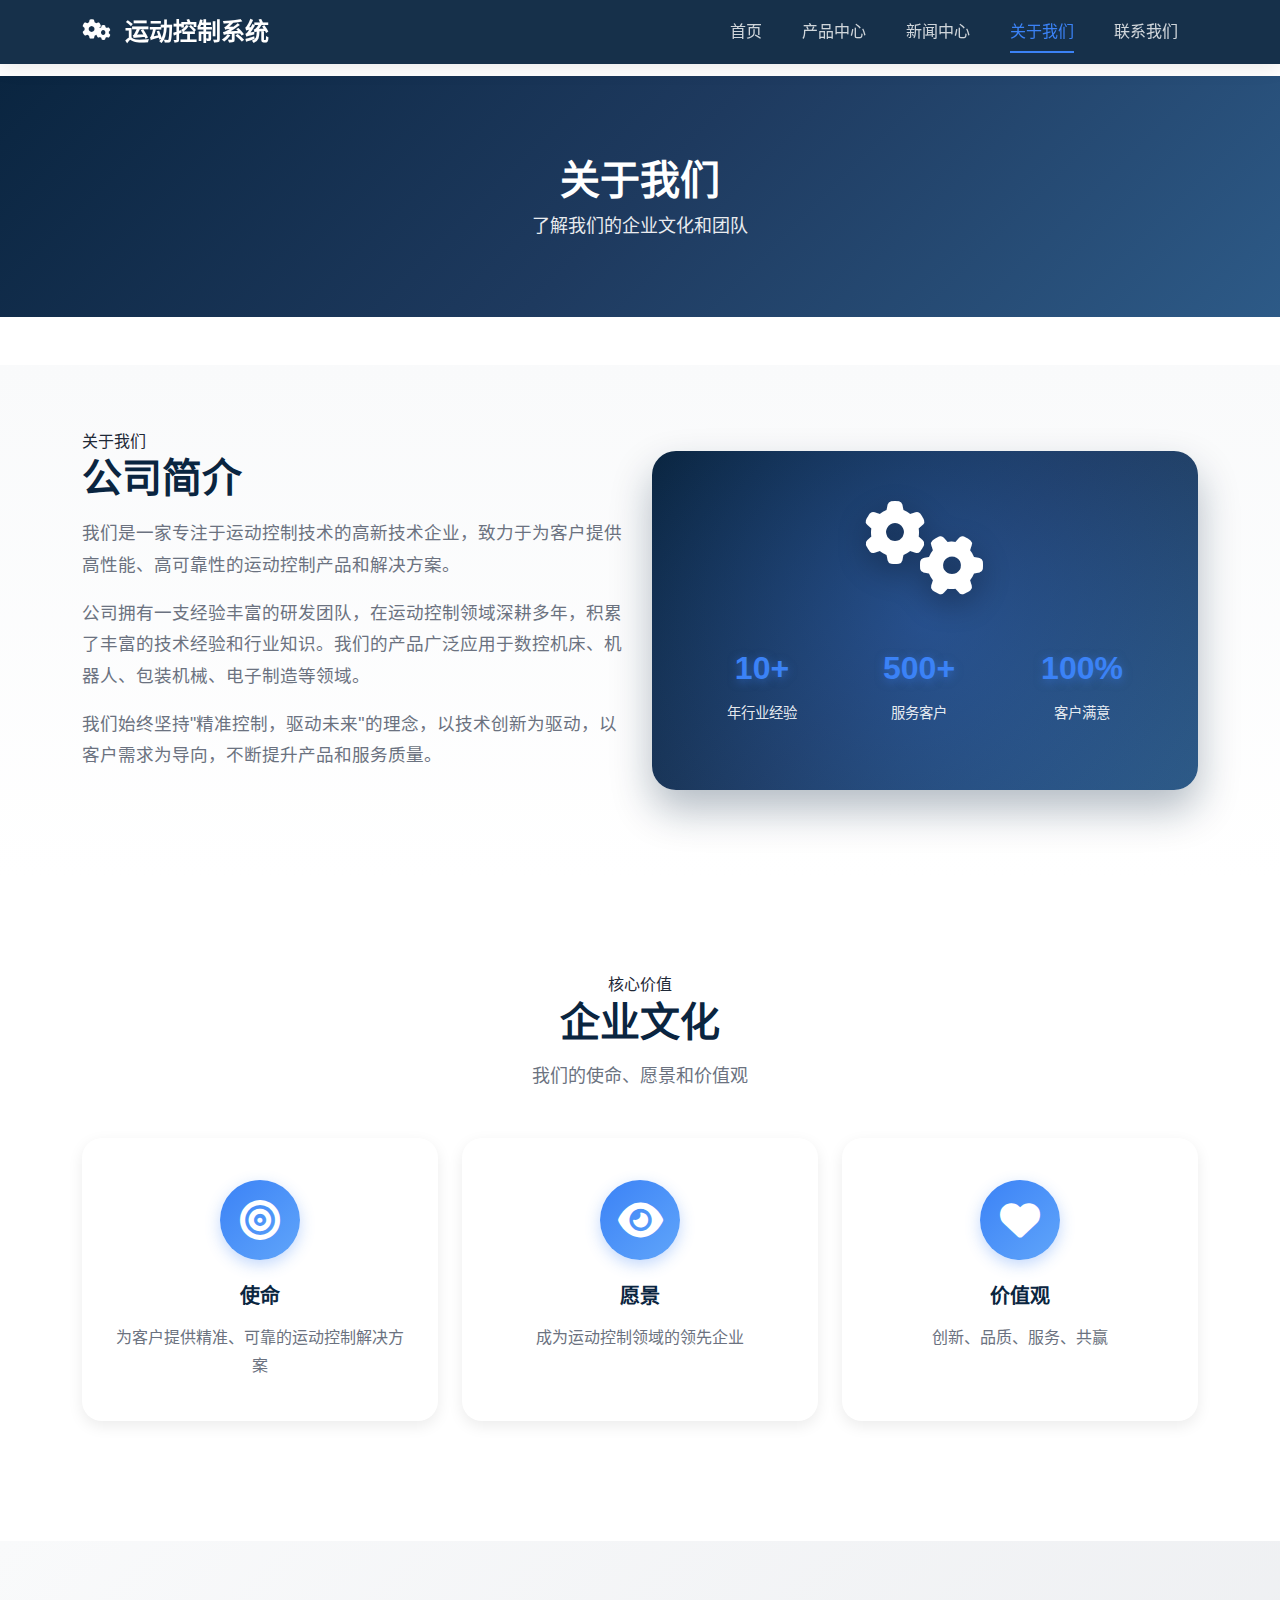
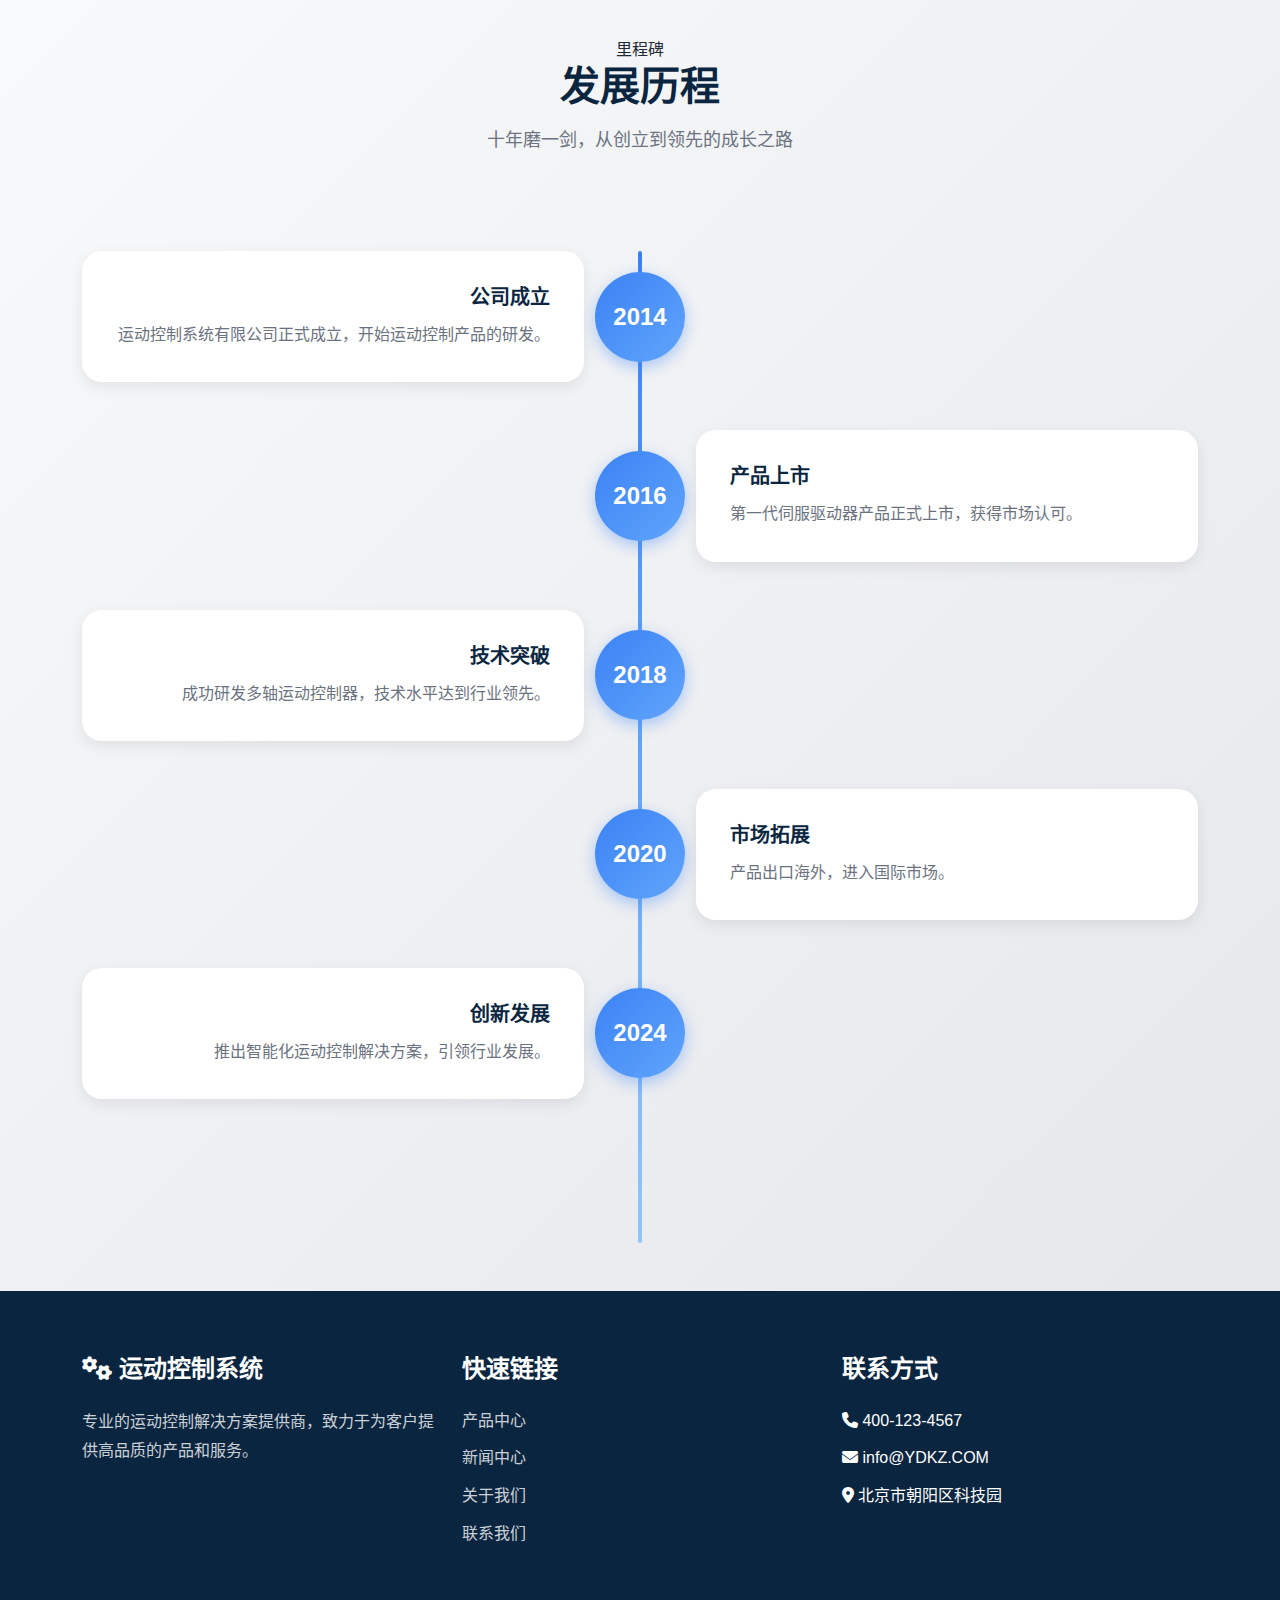
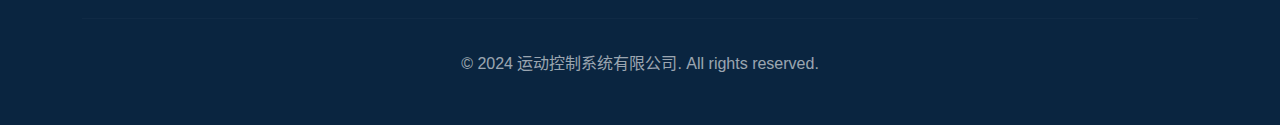
<file: about.html>
<!DOCTYPE html>
<html lang="zh-CN">
<head>
    <meta charset="UTF-8">
    <meta name="viewport" content="width=device-width, initial-scale=1.0">
    <title>关于我们 - 运动控制系统</title>
    <link rel="icon" href="data:image/svg+xml,<svg xmlns='http://www.w3.org/2000/svg' viewBox='0 0 100 100'><text y='.9em' font-size='90'>⚙️</text></svg>">
    <link href="https://cdn.jsdelivr.net/npm/bootstrap@5.3.0/dist/css/bootstrap.min.css" rel="stylesheet">
    <link rel="stylesheet" href="https://cdnjs.cloudflare.com/ajax/libs/font-awesome/6.4.0/css/all.min.css">
    <link rel="stylesheet" href="css/style.css">
</head>
<body>
    <!-- 导航栏 -->
    <nav class="navbar navbar-expand-lg navbar-dark bg-dark fixed-top">
        <div class="container">
            <a class="navbar-brand" href="index.html">
                <span class="logo-gears">
                    <i class="fas fa-cog gear-left"></i>
                    <i class="fas fa-cog gear-right"></i>
                </span>
                运动控制系统
            </a>
            <button class="navbar-toggler" type="button" data-bs-toggle="collapse" data-bs-target="#navbarNav">
                <span class="navbar-toggler-icon"></span>
            </button>
            <div class="collapse navbar-collapse" id="navbarNav">
                <ul class="navbar-nav ms-auto">
                    <li class="nav-item">
                        <a class="nav-link" href="index.html">首页</a>
                    </li>
                    <li class="nav-item">
                        <a class="nav-link" href="products.html">产品中心</a>
                    </li>
                    <li class="nav-item">
                        <a class="nav-link" href="news.html">新闻中心</a>
                    </li>
                    <li class="nav-item">
                        <a class="nav-link active" href="about.html">关于我们</a>
                    </li>
                    <li class="nav-item">
                        <a class="nav-link" href="contact.html">联系我们</a>
                    </li>
                </ul>
            </div>
        </div>
    </nav>

    <!-- 页面头部 -->
    <header class="page-header">
        <div class="container">
            <h1 class="page-title">关于我们</h1>
            <p class="page-subtitle">了解我们的企业文化和团队</p>
        </div>
    </header>

    <!-- 公司简介 -->
    <section class="content-section" style="background: linear-gradient(180deg, #f9fafb 0%, #ffffff 100%);">
        <div class="container">
            <div class="row align-items-center">
                <div class="col-lg-6 mb-4">
                    <span class="section-badge mb-3">关于我们</span>
                    <h2 class="section-title" style="font-size: 2.5rem;">公司简介</h2>
                    <p style="font-size: 1.1rem; line-height: 1.8; color: #6b7280;">我们是一家专注于运动控制技术的高新技术企业，致力于为客户提供高性能、高可靠性的运动控制产品和解决方案。</p>
                    <p style="font-size: 1.1rem; line-height: 1.8; color: #6b7280;">公司拥有一支经验丰富的研发团队，在运动控制领域深耕多年，积累了丰富的技术经验和行业知识。我们的产品广泛应用于数控机床、机器人、包装机械、电子制造等领域。</p>
                    <p style="font-size: 1.1rem; line-height: 1.8; color: #6b7280;">我们始终坚持<span class="gradient-text">"精准控制，驱动未来"</span>的理念，以技术创新为驱动，以客户需求为导向，不断提升产品和服务质量。</p>
                </div>
                <div class="col-lg-6">
                    <div class="about-image-container">
                        <div class="about-image-card">
                            <div class="image-icon">
                                <i class="fas fa-cogs"></i>
                            </div>
                            <div class="image-stats">
                                <div class="stat-item">
                                    <div class="stat-number">10+</div>
                                    <div class="stat-label">年行业经验</div>
                                </div>
                                <div class="stat-item">
                                    <div class="stat-number">500+</div>
                                    <div class="stat-label">服务客户</div>
                                </div>
                                <div class="stat-item">
                                    <div class="stat-number">100%</div>
                                    <div class="stat-label">客户满意</div>
                                </div>
                            </div>
                        </div>
                    </div>
                </div>
            </div>
        </div>
    </section>

    <!-- 企业文化 -->
    <section class="content-section" style="padding: 6rem 0; background: white;">
        <div class="container">
            <div class="text-center mb-5">
                <span class="section-badge">核心价值</span>
                <h2 class="section-title" style="font-size: 2.5rem;">企业文化</h2>
                <p class="section-subtitle">我们的使命、愿景和价值观</p>
            </div>
            <div class="row">
                <div class="col-md-4 mb-4">
                    <div class="culture-card text-center">
                        <i class="fas fa-bullseye"></i>
                        <h4>使命</h4>
                        <p>为客户提供精准、可靠的运动控制解决方案</p>
                    </div>
                </div>
                <div class="col-md-4 mb-4">
                    <div class="culture-card text-center">
                        <i class="fas fa-eye"></i>
                        <h4>愿景</h4>
                        <p>成为运动控制领域的领先企业</p>
                    </div>
                </div>
                <div class="col-md-4 mb-4">
                    <div class="culture-card text-center">
                        <i class="fas fa-heart"></i>
                        <h4>价值观</h4>
                        <p>创新、品质、服务、共赢</p>
                    </div>
                </div>
            </div>
        </div>
    </section>

    <!-- 发展历程 -->
    <section class="content-section" style="padding: 6rem 0; background: linear-gradient(135deg, #f9fafb 0%, #e5e7eb 100%);">
        <div class="container">
            <div class="text-center mb-5">
                <span class="section-badge">里程碑</span>
                <h2 class="section-title" style="font-size: 2.5rem;">发展历程</h2>
                <p class="section-subtitle">十年磨一剑，从创立到领先的成长之路</p>
            </div>
            <div class="timeline">
                <div class="timeline-item">
                    <div class="timeline-year">2014</div>
                    <div class="timeline-content">
                        <h4>公司成立</h4>
                        <p>运动控制系统有限公司正式成立，开始运动控制产品的研发。</p>
                    </div>
                </div>
                <div class="timeline-item">
                    <div class="timeline-year">2016</div>
                    <div class="timeline-content">
                        <h4>产品上市</h4>
                        <p>第一代伺服驱动器产品正式上市，获得市场认可。</p>
                    </div>
                </div>
                <div class="timeline-item">
                    <div class="timeline-year">2018</div>
                    <div class="timeline-content">
                        <h4>技术突破</h4>
                        <p>成功研发多轴运动控制器，技术水平达到行业领先。</p>
                    </div>
                </div>
                <div class="timeline-item">
                    <div class="timeline-year">2020</div>
                    <div class="timeline-content">
                        <h4>市场拓展</h4>
                        <p>产品出口海外，进入国际市场。</p>
                    </div>
                </div>
                <div class="timeline-item">
                    <div class="timeline-year">2024</div>
                    <div class="timeline-content">
                        <h4>创新发展</h4>
                        <p>推出智能化运动控制解决方案，引领行业发展。</p>
                    </div>
                </div>
            </div>
        </div>
    </section>

    <!-- 页脚 -->
    <footer class="footer text-white" style="background: #0a2540; padding: 4rem 0 2rem;">
        <div class="container">
            <div class="row">
                <div class="col-md-4 mb-4">
                    <h4><i class="fas fa-cogs"></i> 运动控制系统</h4>
                    <p style="color: rgba(255, 255, 255, 0.8); line-height: 1.8;">专业的运动控制解决方案提供商，致力于为客户提供高品质的产品和服务。</p>
                </div>
                <div class="col-md-4 mb-4">
                    <h4>快速链接</h4>
                    <ul class="list-unstyled">
                        <li><a href="products.html">产品中心</a></li>
                        <li><a href="news.html">新闻中心</a></li>
                        <li><a href="about.html">关于我们</a></li>
                        <li><a href="contact.html">联系我们</a></li>
                    </ul>
                </div>
                <div class="col-md-4 mb-4">
                    <h4>联系方式</h4>
                    <ul class="list-unstyled">
                        <li><i class="fas fa-phone"></i> 400-123-4567</li>
                        <li><i class="fas fa-envelope"></i> info@YDKZ.COM</li>
                        <li><i class="fas fa-map-marker-alt"></i> 北京市朝阳区科技园</li>
                    </ul>
                </div>
            </div>
            <hr style="border-color: rgba(255, 255, 255, 0.1); margin: 2rem 0;">
            <div class="copyright" style="text-align: center; color: rgba(255, 255, 255, 0.6);">
                <p>&copy; 2024 运动控制系统有限公司. All rights reserved.</p>
            </div>
        </div>
    </footer>

    <script src="https://cdn.jsdelivr.net/npm/bootstrap@5.3.0/dist/js/bootstrap.bundle.min.js"></script>
</body>
</html>
</file>
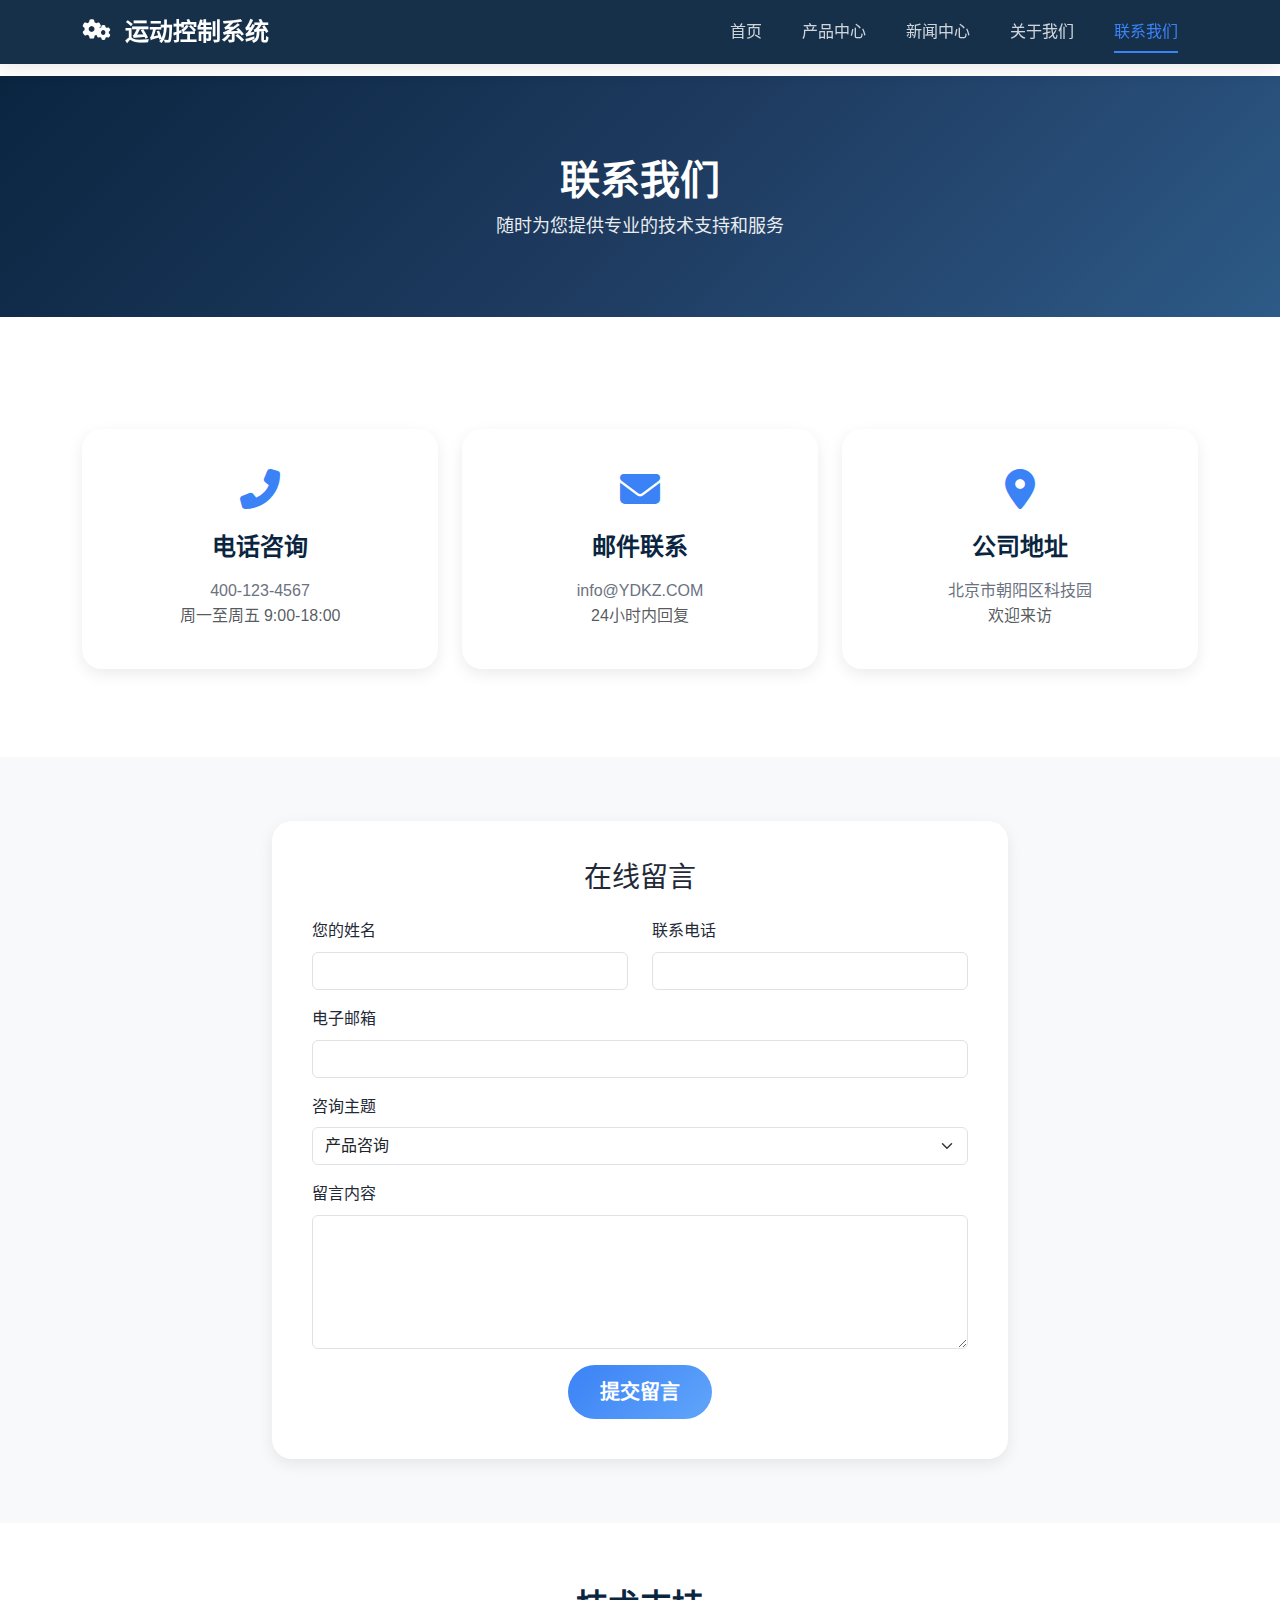
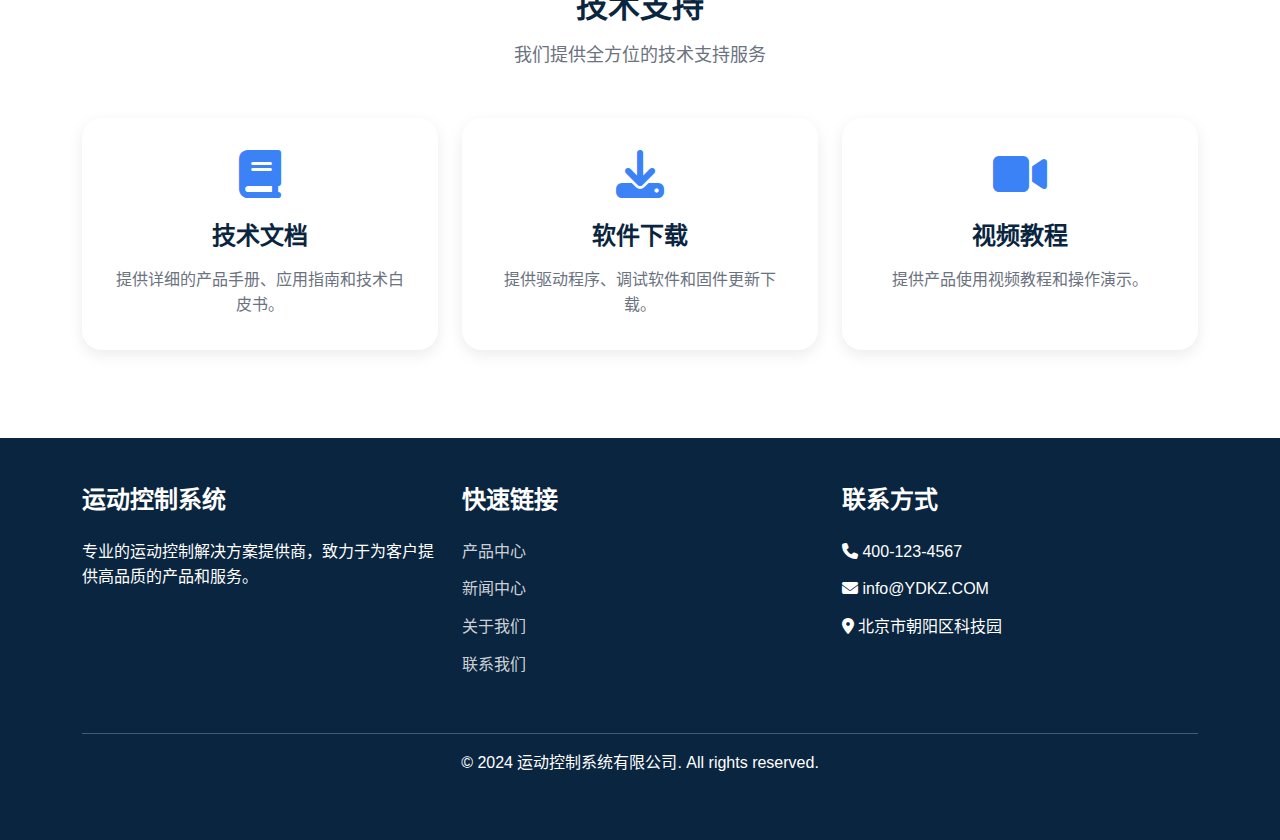
<file: contact.html>
<!DOCTYPE html>
<html lang="zh-CN">
<head>
    <meta charset="UTF-8">
    <meta name="viewport" content="width=device-width, initial-scale=1.0">
    <title>联系我们 - 运动控制系统</title>
    <link rel="icon" href="data:image/svg+xml,<svg xmlns='http://www.w3.org/2000/svg' viewBox='0 0 100 100'><text y='.9em' font-size='90'>⚙️</text></svg>">
    <link href="https://cdn.jsdelivr.net/npm/bootstrap@5.3.0/dist/css/bootstrap.min.css" rel="stylesheet">
    <link rel="stylesheet" href="https://cdnjs.cloudflare.com/ajax/libs/font-awesome/6.4.0/css/all.min.css">
    <link rel="stylesheet" href="css/style.css">
</head>
<body>
    <!-- 导航栏 -->
    <nav class="navbar navbar-expand-lg navbar-dark bg-dark fixed-top">
        <div class="container">
            <a class="navbar-brand" href="index.html">
                <span class="logo-gears">
                    <i class="fas fa-cog gear-left"></i>
                    <i class="fas fa-cog gear-right"></i>
                </span>
                运动控制系统
            </a>
            <button class="navbar-toggler" type="button" data-bs-toggle="collapse" data-bs-target="#navbarNav">
                <span class="navbar-toggler-icon"></span>
            </button>
            <div class="collapse navbar-collapse" id="navbarNav">
                <ul class="navbar-nav ms-auto">
                    <li class="nav-item">
                        <a class="nav-link" href="index.html">首页</a>
                    </li>
                    <li class="nav-item">
                        <a class="nav-link" href="products.html">产品中心</a>
                    </li>
                    <li class="nav-item">
                        <a class="nav-link" href="news.html">新闻中心</a>
                    </li>
                    <li class="nav-item">
                        <a class="nav-link" href="about.html">关于我们</a>
                    </li>
                    <li class="nav-item">
                        <a class="nav-link active" href="contact.html">联系我们</a>
                    </li>
                </ul>
            </div>
        </div>
    </nav>

    <!-- 页面头部 -->
    <header class="page-header">
        <div class="container">
            <h1 class="page-title">联系我们</h1>
            <p class="page-subtitle">随时为您提供专业的技术支持和服务</p>
        </div>
    </header>

    <!-- 联系方式 -->
    <section class="content-section">
        <div class="container">
            <div class="row">
                <div class="col-lg-4 mb-4">
                    <div class="contact-info-card">
                        <i class="fas fa-phone-alt"></i>
                        <h4>电话咨询</h4>
                        <p>400-123-4567</p>
                        <p class="text-muted">周一至周五 9:00-18:00</p>
                    </div>
                </div>
                <div class="col-lg-4 mb-4">
                    <div class="contact-info-card">
                        <i class="fas fa-envelope"></i>
                        <h4>邮件联系</h4>
                        <p>info@YDKZ.COM</p>
                        <p class="text-muted">24小时内回复</p>
                    </div>
                </div>
                <div class="col-lg-4 mb-4">
                    <div class="contact-info-card">
                        <i class="fas fa-map-marker-alt"></i>
                        <h4>公司地址</h4>
                        <p>北京市朝阳区科技园</p>
                        <p class="text-muted">欢迎来访</p>
                    </div>
                </div>
            </div>
        </div>
    </section>

    <!-- 联系表单 -->
    <section class="content-section bg-light">
        <div class="container">
            <div class="row">
                <div class="col-lg-8 mx-auto">
                    <div class="contact-form-card">
                        <h3 class="text-center mb-4">在线留言</h3>
                        <form id="contactForm">
                            <div class="row">
                                <div class="col-md-6 mb-3">
                                    <label for="name" class="form-label">您的姓名</label>
                                    <input type="text" class="form-control" id="name" required>
                                </div>
                                <div class="col-md-6 mb-3">
                                    <label for="phone" class="form-label">联系电话</label>
                                    <input type="tel" class="form-control" id="phone" required>
                                </div>
                            </div>
                            <div class="mb-3">
                                <label for="email" class="form-label">电子邮箱</label>
                                <input type="email" class="form-control" id="email" required>
                            </div>
                            <div class="mb-3">
                                <label for="subject" class="form-label">咨询主题</label>
                                <select class="form-select" id="subject">
                                    <option value="product">产品咨询</option>
                                    <option value="tech">技术支持</option>
                                    <option value="cooperation">商务合作</option>
                                    <option value="other">其他</option>
                                </select>
                            </div>
                            <div class="mb-3">
                                <label for="message" class="form-label">留言内容</label>
                                <textarea class="form-control" id="message" rows="5" required></textarea>
                            </div>
                            <div class="text-center">
                                <button type="submit" class="btn btn-primary btn-lg">提交留言</button>
                            </div>
                        </form>
                    </div>
                </div>
            </div>
        </div>
    </section>

    <!-- 技术支持 -->
    <section class="content-section">
        <div class="container">
            <div class="text-center mb-5">
                <h2 class="section-title">技术支持</h2>
                <p class="section-subtitle">我们提供全方位的技术支持服务</p>
            </div>
            <div class="row">
                <div class="col-md-4 mb-4">
                    <div class="support-card">
                        <i class="fas fa-book"></i>
                        <h4>技术文档</h4>
                        <p>提供详细的产品手册、应用指南和技术白皮书。</p>
                    </div>
                </div>
                <div class="col-md-4 mb-4">
                    <div class="support-card">
                        <i class="fas fa-download"></i>
                        <h4>软件下载</h4>
                        <p>提供驱动程序、调试软件和固件更新下载。</p>
                    </div>
                </div>
                <div class="col-md-4 mb-4">
                    <div class="support-card">
                        <i class="fas fa-video"></i>
                        <h4>视频教程</h4>
                        <p>提供产品使用视频教程和操作演示。</p>
                    </div>
                </div>
            </div>
        </div>
    </section>

    <!-- 页脚 -->
    <footer class="footer bg-dark text-white py-5">
        <div class="container">
            <div class="row">
                <div class="col-md-4 mb-4">
                    <h4>运动控制系统</h4>
                    <p>专业的运动控制解决方案提供商，致力于为客户提供高品质的产品和服务。</p>
                </div>
                <div class="col-md-4 mb-4">
                    <h4>快速链接</h4>
                    <ul class="list-unstyled">
                        <li><a href="products.html">产品中心</a></li>
                        <li><a href="news.html">新闻中心</a></li>
                        <li><a href="about.html">关于我们</a></li>
                        <li><a href="contact.html">联系我们</a></li>
                    </ul>
                </div>
                <div class="col-md-4 mb-4">
                    <h4>联系方式</h4>
                    <ul class="list-unstyled">
                        <li><i class="fas fa-phone"></i> 400-123-4567</li>
                        <li><i class="fas fa-envelope"></i> info@YDKZ.COM</li>
                        <li><i class="fas fa-map-marker-alt"></i> 北京市朝阳区科技园</li>
                    </ul>
                </div>
            </div>
            <hr>
            <div class="text-center">
                <p>&copy; 2024 运动控制系统有限公司. All rights reserved.</p>
            </div>
        </div>
    </footer>

    <script src="https://cdn.jsdelivr.net/npm/bootstrap@5.3.0/dist/js/bootstrap.bundle.min.js"></script>
    <script>
        document.getElementById('contactForm').addEventListener('submit', function(e) {
            e.preventDefault();
            alert('感谢您的留言！我们会尽快与您联系。');
            this.reset();
        });
    </script>
</body>
</html>
</file>
<file: css/style.css>
:root {
    --primary-color: #0a2540;
    --secondary-color: #1e3a5f;
    --accent-color: #3b82f6;
    --text-color: #1f2937;
    --light-bg: #f9fafb;
    --border-color: #e5e7eb;
}

* {
    margin: 0;
    padding: 0;
    box-sizing: border-box;
}

body {
    font-family: -apple-system, BlinkMacSystemFont, 'Segoe UI', Roboto, 'Helvetica Neue', Arial, sans-serif;
    line-height: 1.6;
    color: var(--text-color);
    padding-top: 76px;
}

/* 导航栏样式 */
.navbar {
    background: rgba(10, 37, 64, 0.95) !important;
    backdrop-filter: blur(10px);
    box-shadow: 0 2px 20px rgba(0, 0, 0, 0.1);
    transition: all 0.3s ease;
}

.navbar-brand {
    font-weight: 800;
    font-size: 1.5rem;
    color: white !important;
}

.nav-link {
    font-weight: 500;
    margin: 0 0.75rem;
    color: rgba(255, 255, 255, 0.8) !important;
    transition: all 0.3s ease;
    position: relative;
}

.nav-link:hover,
.nav-link.active {
    color: #3b82f6 !important;
}

.nav-link::after {
    content: '';
    position: absolute;
    bottom: 0;
    left: 50%;
    width: 0;
    height: 2px;
    background: #3b82f6;
    transition: all 0.3s ease;
    transform: translateX(-50%);
}

.nav-link:hover::after,
.nav-link.active::after {
    width: 80%;
}

/* Logo双齿轮转动 */
.logo-gears {
    display: inline-flex;
    position: relative;
    margin-right: 0.5rem;
    width: 28px;
    height: 20px;
}

.gear-left {
    font-size: 1.2rem;
    position: absolute;
    left: 0;
    top: 0;
    animation: rotateClockwise 3s linear infinite;
}

.gear-right {
    font-size: 0.9rem;
    position: absolute;
    right: 0;
    bottom: 0;
    animation: rotateCounterClockwise 2s linear infinite;
}

@keyframes rotateClockwise {
    from { transform: rotate(0deg); }
    to { transform: rotate(360deg); }
}

@keyframes rotateCounterClockwise {
    from { transform: rotate(360deg); }
    to { transform: rotate(0deg); }
}

/* 英雄区域 */
.hero {
    background: linear-gradient(135deg, #0a2540 0%, #1e3a5f 50%, #2d5a87 100%);
    color: white;
    padding: 100px 0;
    min-height: 600px;
    display: flex;
    align-items: center;
}

.hero-title {
    font-size: 3.5rem;
    font-weight: 800;
    margin-bottom: 1.5rem;
    line-height: 1.2;
}

.hero-subtitle {
    font-size: 1.25rem;
    margin-bottom: 2rem;
    opacity: 0.9;
}

.hero-image {
    text-align: center;
    opacity: 0.2;
}

/* 特性展示 */
.features {
    background: white;
}

.feature-card {
    padding: 3rem 2rem;
    transition: transform 0.3s ease, box-shadow 0.3s ease;
}

.feature-card:hover {
    transform: translateY(-10px);
    box-shadow: 0 20px 40px rgba(0, 0, 0, 0.1);
}

.feature-card i {
    color: var(--accent-color);
    margin-bottom: 1.5rem;
}

.feature-card h3 {
    margin-bottom: 1rem;
    font-weight: 700;
}

/* 产品预览 */
.products-preview {
    background: var(--light-bg);
}

.product-card {
    background: white;
    border-radius: 12px;
    overflow: hidden;
    box-shadow: 0 4px 6px rgba(0, 0, 0, 0.05);
    transition: all 0.3s ease;
    height: 100%;
}

.product-card:hover {
    transform: translateY(-8px);
    box-shadow: 0 20px 40px rgba(0, 0, 0, 0.15);
}

.product-icon {
    background: linear-gradient(135deg, var(--primary-color) 0%, var(--secondary-color) 100%);
    color: white;
    padding: 2rem;
    text-align: center;
    font-size: 3rem;
}

.product-body {
    padding: 1.5rem;
}

.product-title {
    font-size: 1.25rem;
    font-weight: 700;
    margin-bottom: 0.5rem;
    color: var(--primary-color);
}

.product-description {
    color: #6b7280;
    margin-bottom: 1rem;
    font-size: 0.95rem;
}

.product-link {
    color: var(--accent-color);
    text-decoration: none;
    font-weight: 500;
}

.product-link:hover {
    text-decoration: underline;
}

/* 新闻预览 */
.news-preview {
    background: white;
}

.news-card {
    background: white;
    border: 1px solid var(--border-color);
    border-radius: 12px;
    overflow: hidden;
    transition: all 0.3s ease;
    height: 100%;
}

.news-card:hover {
    box-shadow: 0 20px 40px rgba(0, 0, 0, 0.1);
    border-color: var(--accent-color);
}

.news-body {
    padding: 1.5rem;
}

.news-date {
    color: #9ca3af;
    font-size: 0.875rem;
    margin-bottom: 0.5rem;
}

.news-title {
    font-size: 1.125rem;
    font-weight: 700;
    margin-bottom: 0.75rem;
    color: var(--primary-color);
}

.news-excerpt {
    color: #6b7280;
    font-size: 0.95rem;
    margin-bottom: 1rem;
}

/* 页脚 */
.footer {
    background: #0a2540 !important;
    color: white;
}

.footer h4 {
    font-weight: 700;
    margin-bottom: 1.5rem;
    color: white;
}

.footer a {
    color: rgba(255, 255, 255, 0.8);
    text-decoration: none;
    transition: color 0.3s ease;
}

.footer a:hover {
    color: #3b82f6;
}

.footer ul li {
    margin-bottom: 0.75rem;
}

/* 页面标题 */
.page-header {
    background: linear-gradient(135deg, #0a2540 0%, #1e3a5f 50%, #2d5a87 100%);
    color: white;
    padding: 80px 0 60px;
    text-align: center;
    margin-bottom: 3rem;
}

.page-title {
    font-size: 2.5rem;
    font-weight: 800;
    margin-bottom: 0.5rem;
}

.page-subtitle {
    font-size: 1.125rem;
    opacity: 0.9;
}

/* 内容区域 */
.content-section {
    padding: 4rem 0;
}

.section-title {
    font-size: 2rem;
    font-weight: 700;
    color: #0a2540;
    margin-bottom: 1rem;
}

.section-subtitle {
    font-size: 1.125rem;
    color: #6b7280;
}

/* 产品卡片图片 */
.product-image img {
    width: 100%;
    height: 200px;
    object-fit: cover;
    border-radius: 8px 8px 0 0;
    transition: transform 0.3s ease;
}

.product-card:hover .product-image img {
    transform: scale(1.05);
}

.product-image {
    overflow: hidden;
    border-radius: 8px 8px 0 0;
}

/* 产品卡片美化 */
.product-card {
    background: white;
    border-radius: 20px;
    overflow: hidden;
    box-shadow: 0 5px 15px rgba(0, 0, 0, 0.08);
    transition: all 0.3s ease;
    height: 100%;
    border: 2px solid transparent;
}

.product-card:hover {
    transform: translateY(-10px);
    box-shadow: 0 20px 40px rgba(59, 130, 246, 0.15);
    border-color: #3b82f6;
}

.product-icon {
    background: linear-gradient(135deg, #3b82f6, #60a5fa);
    color: white;
    padding: 2.5rem;
    text-align: center;
    font-size: 3.5rem;
    position: relative;
    overflow: hidden;
}

.product-icon::after {
    content: '';
    position: absolute;
    top: -50%;
    left: -50%;
    width: 200%;
    height: 200%;
    background: linear-gradient(45deg, transparent, rgba(255, 255, 255, 0.1), transparent);
    transform: rotate(45deg);
    animation: shine 3s infinite;
}

@keyframes shine {
    0% { transform: translateX(-100%) rotate(45deg); }
    100% { transform: translateX(100%) rotate(45deg); }
}

.product-body {
    padding: 2rem;
}

.product-title {
    font-size: 1.35rem;
    font-weight: 700;
    margin-bottom: 0.75rem;
    color: #0a2540;
}

.product-description {
    color: #6b7280;
    margin-bottom: 1.5rem;
    line-height: 1.7;
}

.product-link {
    color: #3b82f6;
    text-decoration: none;
    font-weight: 600;
    display: inline-flex;
    align-items: center;
    transition: all 0.3s ease;
}

.product-link:hover {
    color: #60a5fa;
    transform: translateX(5px);
}

/* 新闻卡片图片 */
.news-image img {
    width: 100%;
    height: 200px;
    object-fit: cover;
    border-radius: 8px 8px 0 0;
    transition: transform 0.3s ease;
}

.news-card:hover .news-image img {
    transform: scale(1.05);
}

.news-image {
    overflow: hidden;
    border-radius: 8px 8px 0 0;
}

/* 新闻卡片美化 */
.news-card {
    background: white;
    border-radius: 20px;
    overflow: hidden;
    box-shadow: 0 5px 15px rgba(0, 0, 0, 0.08);
    transition: all 0.3s ease;
    height: 100%;
    border: 2px solid transparent;
}

.news-card:hover {
    transform: translateY(-10px);
    box-shadow: 0 20px 40px rgba(59, 130, 246, 0.15);
    border-color: #3b82f6;
}

.news-body {
    padding: 2rem;
}

.news-date {
    color: #3b82f6;
    font-size: 0.875rem;
    font-weight: 600;
    margin-bottom: 0.75rem;
    text-transform: uppercase;
    letter-spacing: 1px;
}

.news-title {
    font-size: 1.35rem;
    font-weight: 700;
    margin-bottom: 1rem;
    color: #0a2540;
    line-height: 1.4;
}

.news-excerpt {
    color: #6b7280;
    margin-bottom: 1.5rem;
    line-height: 1.7;
}

/* 产品详情页 */
.product-detail {
    background: white;
    border-radius: 20px;
    padding: 2rem;
    box-shadow: 0 5px 15px rgba(0, 0, 0, 0.08);
}

.product-detail-header {
    border-bottom: 2px solid #e5e7eb;
    padding-bottom: 1.5rem;
    margin-bottom: 2rem;
}

.product-detail-title {
    font-size: 2rem;
    font-weight: 700;
    color: #0a2540;
}

.product-detail-meta {
    color: #9ca3af;
    margin-top: 0.5rem;
}

.product-detail-content h2,
.product-detail-content h3,
.product-detail-content h4 {
    color: #0a2540;
    margin-top: 2rem;
    margin-bottom: 1rem;
}

.product-detail-content p {
    margin-bottom: 1rem;
    color: var(--text-color);
}

.product-detail-content ul,
.product-detail-content ol {
    margin-bottom: 1.5rem;
    padding-left: 1.5rem;
}

.product-detail-content li {
    margin-bottom: 0.5rem;
}

/* 新闻详情页 */
.news-detail {
    background: white;
    border-radius: 20px;
    padding: 2rem;
    box-shadow: 0 5px 15px rgba(0, 0, 0, 0.08);
}

.news-detail-header {
    border-bottom: 2px solid #e5e7eb;
    padding-bottom: 1.5rem;
    margin-bottom: 2rem;
}

.news-detail-title {
    font-size: 2rem;
    font-weight: 700;
    color: #0a2540;
}

.news-detail-meta {
    color: #9ca3af;
    margin-top: 0.5rem;
}

/* Markdown内容样式 */
.markdown-content {
    line-height: 1.8;
}

.markdown-content h1 {
    font-size: 2.5rem;
    margin-bottom: 1rem;
}

.markdown-content h2 {
    font-size: 2rem;
    margin-top: 2rem;
    margin-bottom: 1rem;
}

.markdown-content h3 {
    font-size: 1.5rem;
    margin-top: 1.5rem;
    margin-bottom: 0.75rem;
}

.markdown-content p {
    margin-bottom: 1rem;
}

.markdown-content ul,
.markdown-content ol {
    margin-bottom: 1.5rem;
    padding-left: 2rem;
}

.markdown-content li {
    margin-bottom: 0.5rem;
}

.markdown-content blockquote {
    border-left: 4px solid var(--accent-color);
    padding-left: 1rem;
    margin: 1.5rem 0;
    color: #6b7280;
    font-style: italic;
}

.markdown-content code {
    background: #f3f4f6;
    padding: 0.2rem 0.4rem;
    border-radius: 4px;
    font-family: monospace;
}

.markdown-content pre {
    background: #1f2937;
    color: white;
    padding: 1rem;
    border-radius: 8px;
    overflow-x: auto;
    margin: 1.5rem 0;
}

.markdown-content pre code {
    background: none;
    padding: 0;
    color: white;
}

/* Markdown 图片样式 */
.markdown-content img {
    max-width: 100%;
    height: auto;
    border-radius: 8px;
    margin: 20px 0;
    box-shadow: 0 4px 6px rgba(0, 0, 0, 0.1);
}

/* 新闻和产品内容中的图片 */
.news-detail-content img,
.product-detail-content img {
    max-width: 100%;
    height: auto;
    border-radius: 8px;
    margin: 20px 0;
    box-shadow: 0 4px 6px rgba(0, 0, 0, 0.1);
    display: block;
}

/* 联系表单 */
.contact-form .form-control {
    padding: 0.75rem 1rem;
    border: 2px solid var(--border-color);
    border-radius: 8px;
    transition: border-color 0.3s ease;
}

.contact-form .form-control:focus {
    border-color: var(--accent-color);
    box-shadow: none;
}

.contact-info-item {
    background: white;
    padding: 2rem;
    border-radius: 20px;
    box-shadow: 0 5px 15px rgba(0, 0, 0, 0.08);
    text-align: center;
    transition: all 0.3s ease;
}

.contact-info-item:hover {
    transform: translateY(-5px);
    box-shadow: 0 10px 30px rgba(59, 130, 246, 0.2);
}

.contact-info-item i {
    font-size: 2.5rem;
    color: #3b82f6;
    margin-bottom: 1rem;
}

.contact-info-item h4 {
    margin-bottom: 0.5rem;
    color: #0a2540;
}

/* 响应式设计 */
@media (max-width: 768px) {
    .hero-title {
        font-size: 2.5rem;
    }

    .hero-subtitle {
        font-size: 1rem;
    }

    .hero {
        padding: 60px 0;
    }

    .page-title {
        font-size: 1.75rem;
    }

    .feature-card {
        padding: 2rem 1.5rem;
    }

    .nav-link::after {
        display: none;
    }
}

/* 动画效果 */
@keyframes fadeInUp {
    from {
        opacity: 0;
        transform: translateY(30px);
    }
    to {
        opacity: 1;
        transform: translateY(0);
    }
}

.fade-in-up {
    animation: fadeInUp 0.6s ease-out;
}

/* 按钮美化 */
.btn-primary {
    background: linear-gradient(135deg, #3b82f6, #60a5fa);
    border: none;
    color: white;
    padding: 0.75rem 2rem;
    font-weight: 600;
    border-radius: 50px;
    transition: all 0.3s ease;
}

.btn-primary:hover {
    background: linear-gradient(135deg, #2563eb, #3b82f6);
    transform: translateY(-2px);
    box-shadow: 0 10px 20px rgba(59, 130, 246, 0.3);
}

.btn-outline-primary {
    border: 2px solid #3b82f6;
    color: #3b82f6;
    padding: 0.75rem 2rem;
    font-weight: 600;
    border-radius: 50px;
    transition: all 0.3s ease;
}

.btn-outline-primary:hover {
    background: #3b82f6;
    color: white;
    transform: translateY(-2px);
}

.btn-secondary {
    background: #6b7280;
    border: none;
    color: white;
    padding: 0.75rem 2rem;
    font-weight: 600;
    border-radius: 50px;
    transition: all 0.3s ease;
}

.btn-secondary:hover {
    background: #4b5563;
    transform: translateY(-2px);
    box-shadow: 0 10px 20px rgba(0, 0, 0, 0.2);
}

/* 关于我们页面样式 */
.about-image-container {
    perspective: 1000px;
}

.about-image-card {
    background: linear-gradient(135deg, #0a2540 0%, #1e3a5f 50%, #2d5a87 100%);
    border-radius: 24px;
    padding: 3rem 2rem;
    position: relative;
    overflow: hidden;
    box-shadow: 0 20px 40px rgba(10, 37, 64, 0.3);
    transform-style: preserve-3d;
    transition: all 0.5s ease;
}

.about-image-card::before {
    content: '';
    position: absolute;
    top: -50%;
    left: -50%;
    width: 200%;
    height: 200%;
    background: radial-gradient(circle, rgba(59, 130, 246, 0.3) 0%, transparent 50%);
    animation: pulse 4s ease-in-out infinite;
}

@keyframes pulse {
    0%, 100% { transform: scale(1); opacity: 0.5; }
    50% { transform: scale(1.2); opacity: 0.8; }
}

.image-icon {
    text-align: center;
    margin-bottom: 2rem;
    position: relative;
    z-index: 1;
}

.image-icon i {
    font-size: 6rem;
    color: white;
    text-shadow: 0 10px 30px rgba(0, 0, 0, 0.3);
    animation: float 3s ease-in-out infinite;
}

@keyframes float {
    0%, 100% { transform: translateY(0); }
    50% { transform: translateY(-15px); }
}

.image-stats {
    display: flex;
    justify-content: space-around;
    position: relative;
    z-index: 1;
}

.stat-item {
    text-align: center;
    padding: 1rem;
}

.stat-number {
    font-size: 2rem;
    font-weight: 800;
    color: #3b82f6;
    margin-bottom: 0.5rem;
    text-shadow: 0 2px 10px rgba(59, 130, 246, 0.5);
}

.stat-label {
    font-size: 0.9rem;
    color: rgba(255, 255, 255, 0.9);
    font-weight: 500;
}

.culture-card {
    padding: 2.5rem 2rem;
    background: white;
    border-radius: 20px;
    box-shadow: 0 5px 15px rgba(0, 0, 0, 0.08);
    transition: all 0.3s ease;
    height: 100%;
    border: 2px solid transparent;
}

.culture-card:hover {
    transform: translateY(-10px);
    box-shadow: 0 20px 40px rgba(59, 130, 246, 0.15);
    border-color: #3b82f6;
}

.culture-card i {
    width: 80px;
    height: 80px;
    background: linear-gradient(135deg, #3b82f6, #60a5fa);
    border-radius: 50%;
    display: flex;
    align-items: center;
    justify-content: center;
    font-size: 2.5rem;
    color: white;
    margin: 0 auto 1.5rem;
    box-shadow: 0 5px 15px rgba(59, 130, 246, 0.3);
}

.culture-card h4 {
    font-weight: 700;
    color: #0a2540;
    margin-bottom: 1rem;
    font-size: 1.25rem;
}

.culture-card p {
    color: #6b7280;
    margin: 0;
    line-height: 1.7;
}

.timeline {
    position: relative;
    padding: 3rem 0;
}

.timeline::before {
    content: '';
    position: absolute;
    left: 50%;
    transform: translateX(-50%);
    width: 4px;
    height: 100%;
    background: linear-gradient(180deg, #3b82f6, #60a5fa, #93c5fd);
    border-radius: 2px;
}

.timeline-item {
    display: flex;
    justify-content: space-between;
    align-items: center;
    margin-bottom: 3rem;
    position: relative;
}

.timeline-year {
    width: 90px;
    height: 90px;
    background: linear-gradient(135deg, #3b82f6, #60a5fa);
    color: white;
    border-radius: 50%;
    display: flex;
    align-items: center;
    justify-content: center;
    font-weight: 800;
    font-size: 1.5rem;
    box-shadow: 0 5px 15px rgba(59, 130, 246, 0.4);
    position: absolute;
    left: 50%;
    transform: translateX(-50%);
    z-index: 1;
}

.timeline-content {
    width: 45%;
    background: white;
    padding: 2rem;
    border-radius: 20px;
    box-shadow: 0 5px 15px rgba(0, 0, 0, 0.08);
    transition: all 0.3s ease;
    border: 2px solid transparent;
}

.timeline-content:hover {
    transform: translateY(-5px);
    box-shadow: 0 10px 30px rgba(59, 130, 246, 0.15);
    border-color: #3b82f6;
}

.timeline-item:nth-child(odd) .timeline-content {
    margin-right: auto;
    margin-left: 0;
    padding-right: 2rem;
    text-align: right;
}

.timeline-item:nth-child(even) .timeline-content {
    margin-left: auto;
    margin-right: 0;
    padding-left: 2rem;
}

.timeline-content h4 {
    font-weight: 700;
    color: #0a2540;
    margin-bottom: 0.75rem;
    font-size: 1.25rem;
}

.timeline-content p {
    color: #6b7280;
    margin: 0;
    line-height: 1.7;
}

/* 响应式 - 移动端时间线 */
@media (max-width: 768px) {
    .timeline::before {
        left: 30px;
    }

    .timeline-year {
        left: 30px;
        width: 60px;
        height: 60px;
        font-size: 1.1rem;
    }

    .timeline-content {
        width: calc(100% - 90px);
        margin-left: 90px !important;
        padding: 1.5rem !important;
    }

    .about-image-card {
        padding: 2rem 1rem;
    }

    .image-icon i {
        font-size: 4rem;
    }

    .stat-number {
        font-size: 1.5rem;
    }

    .stat-label {
        font-size: 0.75rem;
    }

    .culture-card i {
        width: 60px;
        height: 60px;
        font-size: 2rem;
    }
}

/* 联系我们页面样式 */
.contact-info-card {
    background: white;
    padding: 2.5rem 2rem;
    border-radius: 20px;
    box-shadow: 0 5px 15px rgba(0, 0, 0, 0.08);
    text-align: center;
    transition: all 0.3s ease;
    height: 100%;
}

.contact-info-card:hover {
    transform: translateY(-10px);
    box-shadow: 0 20px 40px rgba(59, 130, 246, 0.15);
}

.contact-info-card i {
    font-size: 2.5rem;
    color: #3b82f6;
    margin-bottom: 1.5rem;
}

.contact-info-card h4 {
    font-weight: 700;
    color: #0a2540;
    margin-bottom: 1rem;
}

.contact-info-card p {
    color: #6b7280;
    margin: 0;
}

.contact-form-card {
    background: white;
    padding: 2.5rem;
    border-radius: 20px;
    box-shadow: 0 5px 15px rgba(0, 0, 0, 0.08);
}

.contact-form .form-control {
    padding: 0.75rem 1rem;
    border: 2px solid #e5e7eb;
    border-radius: 10px;
    transition: all 0.3s ease;
}

.contact-form .form-control:focus {
    border-color: #3b82f6;
    box-shadow: 0 0 0 3px rgba(59, 130, 246, 0.1);
}

.contact-form .form-select {
    padding: 0.75rem 1rem;
    border: 2px solid #e5e7eb;
    border-radius: 10px;
    transition: all 0.3s ease;
}

.contact-form .form-select:focus {
    border-color: #3b82f6;
    box-shadow: 0 0 0 3px rgba(59, 130, 246, 0.1);
}

.support-card {
    text-align: center;
    padding: 2rem;
    background: white;
    border-radius: 20px;
    box-shadow: 0 5px 15px rgba(0, 0, 0, 0.08);
    transition: all 0.3s ease;
    height: 100%;
}

.support-card:hover {
    transform: translateY(-10px);
    box-shadow: 0 20px 40px rgba(59, 130, 246, 0.15);
}

.support-card i {
    font-size: 3rem;
    color: #3b82f6;
    margin-bottom: 1.5rem;
}

.support-card h4 {
    font-weight: 700;
    color: #0a2540;
    margin-bottom: 1rem;
}

.support-card p {
    color: #6b7280;
    margin: 0;
}

/* 加载状态 */
.loading {
    text-align: center;
    padding: 3rem;
    color: #6b7280;
}

.loading i {
    font-size: 3rem;
    animation: spin 1s linear infinite;
}

@keyframes spin {
    from { transform: rotate(0deg); }
    to { transform: rotate(360deg); }
}
</file>
